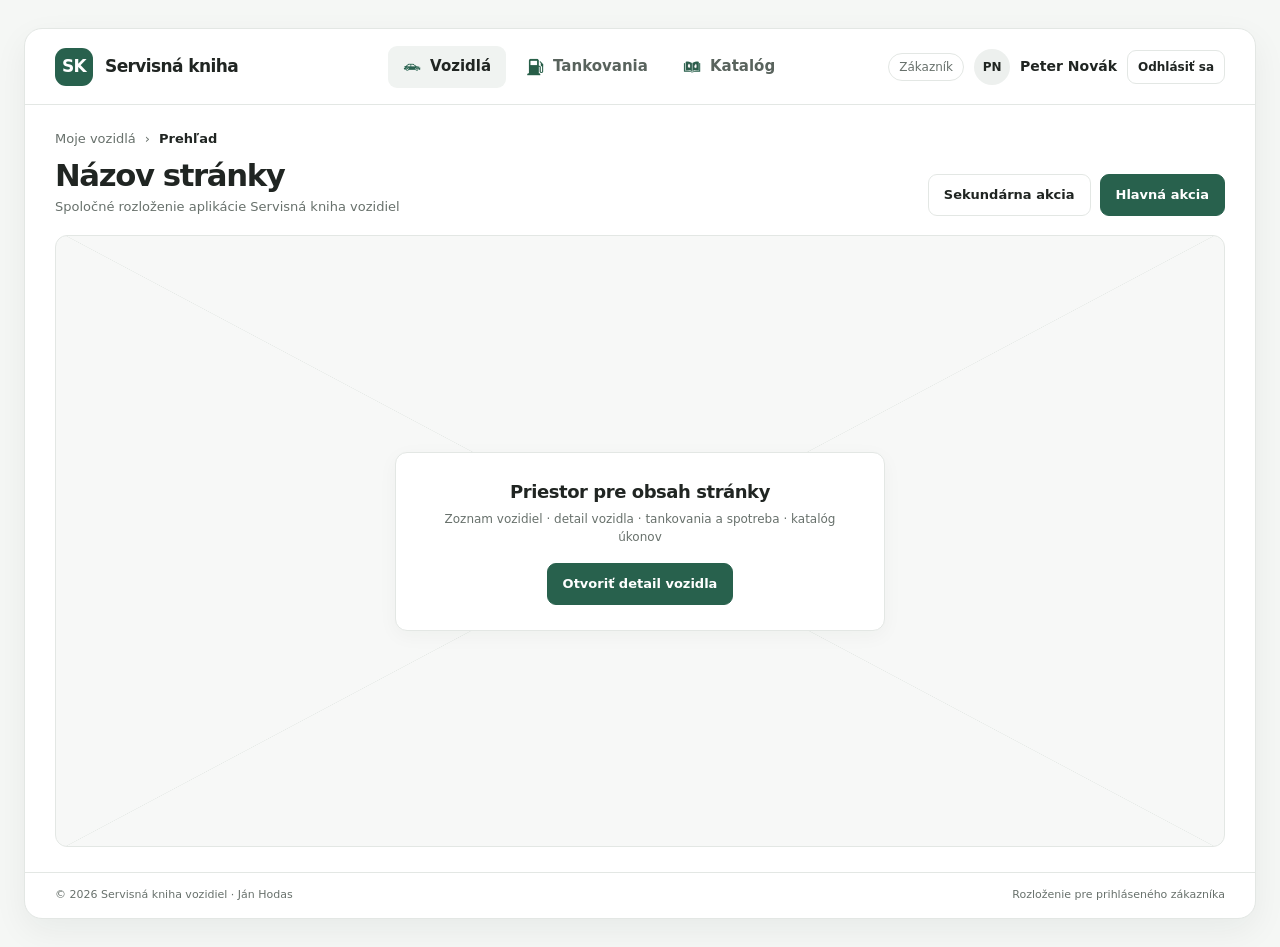
<file: html/index.html>
<!doctype html>
<html lang="sk">
  <head>
    <meta charset="utf-8" />
    <meta name="viewport" content="width=device-width, initial-scale=1" />
    <meta
      name="description"
      content="Základné rozloženie aplikácie Servisná kniha vozidiel."
    />
    <title>Servisná kniha vozidiel</title>
    <link rel="stylesheet" href="styles.css" />
  </head>
  <body>
    <a class="skip-link" href="#main-content">Preskočiť na obsah</a>
    <div class="app-shell">
      <header class="topbar">
        <a class="brand" href="index.html" aria-label="Servisná kniha, domov">
          <span class="brand-mark" aria-hidden="true">SK</span>
          <span>Servisná kniha</span>
        </a>

        <nav class="primary-nav" aria-label="Hlavná navigácia">
          <a class="nav-link" aria-current="page" href="index.html">
            <img class="nav-icon" src="assets/icons/vehicle.png" alt="" />
            Vozidlá
          </a>
          <a class="nav-link" href="#tankovania">
            <img class="nav-icon" src="assets/icons/fuel.png" alt="" />
            Tankovania
          </a>
          <a class="nav-link" href="#katalog">
            <img class="nav-icon" src="assets/icons/catalog.png" alt="" />
            Katalóg
          </a>
        </nav>

        <div class="account">
          <span class="role-tag">Zákazník</span>
          <span class="avatar" aria-hidden="true">PN</span>
          <span class="account-name">Peter Novák</span>
          <button class="button button-small" type="button">Odhlásiť sa</button>
        </div>
      </header>

      <main id="main-content">
        <section class="page-heading" aria-labelledby="page-title">
          <div>
            <nav class="breadcrumbs" aria-label="Navigácia v umiestnení">
              <span>Moje vozidlá</span>
              <span aria-hidden="true">›</span>
              <span>Prehľad</span>
            </nav>
            <h1 id="page-title">Názov stránky</h1>
            <p class="page-subtitle">
              Spoločné rozloženie aplikácie Servisná kniha vozidiel
            </p>
          </div>
          <div class="heading-actions">
            <button class="button" type="button">Sekundárna akcia</button>
            <button class="button button-primary" type="button">
              Hlavná akcia
            </button>
          </div>
        </section>

        <section class="layout-placeholder" aria-labelledby="placeholder-title">
          <div class="placeholder-content">
            <h2 id="placeholder-title">Priestor pre obsah stránky</h2>
            <p>
              Zoznam vozidiel · detail vozidla · tankovania a spotreba · katalóg
              úkonov
            </p>
            <a class="button button-primary" href="detail-vozidla.html"
              >Otvoriť detail vozidla</a
            >
          </div>
        </section>
      </main>

      <footer class="footer">
        <span>© 2026 Servisná kniha vozidiel · Ján Hodas</span>
        <span>Rozloženie pre prihláseného zákazníka</span>
      </footer>
    </div>
  </body>
</html>
</file>
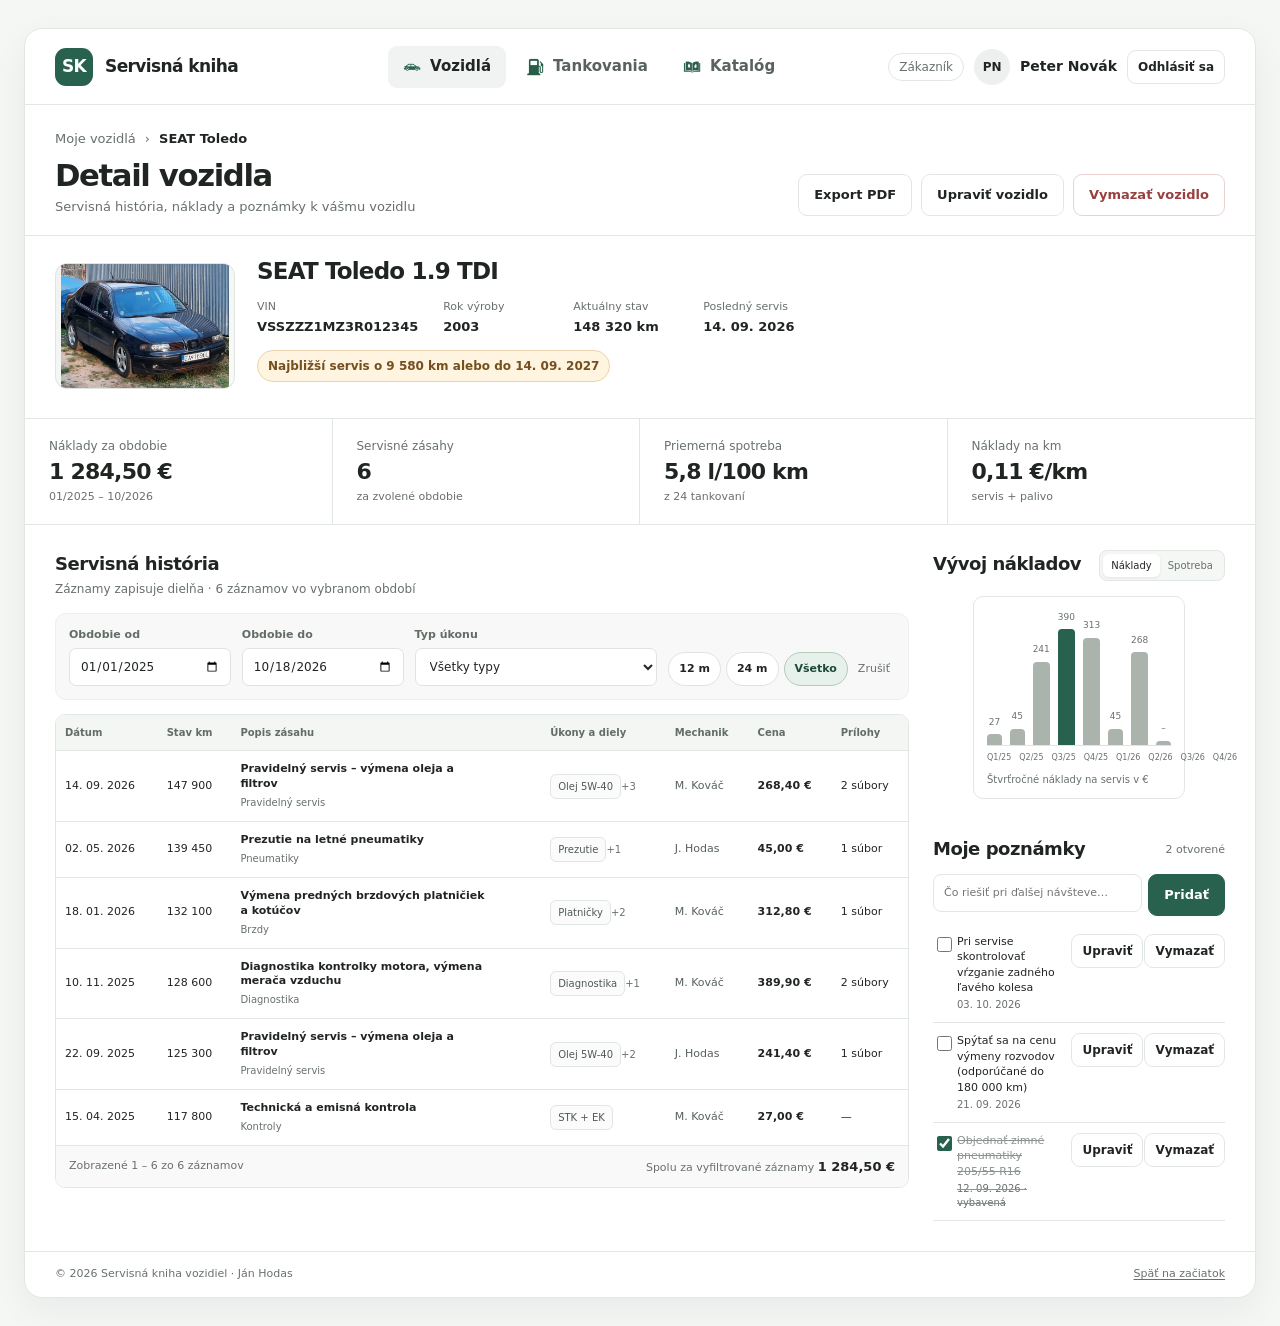
<file: html/detail-vozidla.html>
<!doctype html>
<html lang="sk">
  <head>
    <meta charset="utf-8" />
    <meta name="viewport" content="width=device-width, initial-scale=1" />
    <meta name="description" content="Servisná história vozidla SEAT Toledo." />
    <title>Detail vozidla – Servisná kniha</title>
    <link rel="stylesheet" href="styles.css" />
  </head>
  <body>
    <a class="skip-link" href="#main-content">Preskočiť na obsah</a>
    <div class="app-shell">
      <header class="topbar">
        <a class="brand" href="index.html" aria-label="Servisná kniha, domov">
          <span class="brand-mark" aria-hidden="true">SK</span>
          <span>Servisná kniha</span>
        </a>

        <nav class="primary-nav" aria-label="Hlavná navigácia">
          <a class="nav-link" aria-current="page" href="index.html">
            <img class="nav-icon" src="assets/icons/vehicle.png" alt="" />
            Vozidlá
          </a>
          <a class="nav-link" href="#tankovania">
            <img class="nav-icon" src="assets/icons/fuel.png" alt="" />
            Tankovania
          </a>
          <a class="nav-link" href="#katalog">
            <img class="nav-icon" src="assets/icons/catalog.png" alt="" />
            Katalóg
          </a>
        </nav>

        <div class="account">
          <span class="role-tag">Zákazník</span>
          <span class="avatar" aria-hidden="true">PN</span>
          <span class="account-name">Peter Novák</span>
          <button class="button button-small" type="button">Odhlásiť sa</button>
        </div>
      </header>

      <main id="main-content">
        <section class="page-heading" aria-labelledby="page-title">
          <div>
            <nav class="breadcrumbs" aria-label="Navigácia v umiestnení">
              <a href="index.html">Moje vozidlá</a>
              <span aria-hidden="true">›</span>
              <span>SEAT Toledo</span>
            </nav>
            <h1 id="page-title">Detail vozidla</h1>
            <p class="page-subtitle">
              Servisná história, náklady a poznámky k vášmu vozidlu
            </p>
          </div>
          <div class="heading-actions">
            <button class="button" type="button">Export PDF</button>
            <button class="button" type="button">Upraviť vozidlo</button>
            <button class="button button-danger" type="button">
              Vymazať vozidlo
            </button>
          </div>
        </section>

        <section class="vehicle-overview" aria-labelledby="vehicle-title">
          <div class="vehicle-visual">
            <img
              src="assets/toledo.jpg"
              alt="Fotka vozidla"
              width="900"
              height="1200"
            />
          </div>
          <div class="vehicle-info">
            <h2 id="vehicle-title">SEAT Toledo 1.9 TDI</h2>
            <dl class="vehicle-meta">
              <div>
                <dt>VIN</dt>
                <dd>VSSZZZ1MZ3R012345</dd>
              </div>
              <div>
                <dt>Rok výroby</dt>
                <dd>2003</dd>
              </div>
              <div>
                <dt>Aktuálny stav</dt>
                <dd>148 320 km</dd>
              </div>
              <div>
                <dt>Posledný servis</dt>
                <dd>14. 09. 2026</dd>
              </div>
            </dl>
            <p class="service-alert">
              Najbližší servis o 9 580 km alebo do 14. 09. 2027
            </p>
          </div>
        </section>

        <section class="metric-grid" aria-label="Prehľadové ukazovatele">
          <div class="metric">
            <span class="metric-label">Náklady za obdobie</span>
            <strong class="metric-value">1 284,50 €</strong>
            <span class="metric-note">01/2025 – 10/2026</span>
          </div>
          <div class="metric">
            <span class="metric-label">Servisné zásahy</span>
            <strong class="metric-value">6</strong>
            <span class="metric-note">za zvolené obdobie</span>
          </div>
          <div class="metric">
            <span class="metric-label">Priemerná spotreba</span>
            <strong class="metric-value">5,8 l/100 km</strong>
            <span class="metric-note">z 24 tankovaní</span>
          </div>
          <div class="metric">
            <span class="metric-label">Náklady na km</span>
            <strong class="metric-value">0,11 €/km</strong>
            <span class="metric-note">servis + palivo</span>
          </div>
        </section>

        <div class="content-grid">
          <section class="history-section" aria-labelledby="history-title">
            <div class="section-heading">
              <div>
                <h2 id="history-title">Servisná história</h2>
                <p class="section-note">
                  Záznamy zapisuje dielňa · 6 záznamov vo vybranom období
                </p>
              </div>
            </div>

            <form
              class="filter-panel"
              action="#servisna-historia"
              method="get"
              aria-label="Filtrovanie servisnej histórie"
            >
              <div class="field">
                <label for="date-from">Obdobie od</label>
                <input
                  class="field-control"
                  id="date-from"
                  type="date"
                  value="2025-01-01"
                />
              </div>
              <div class="field">
                <label for="date-to">Obdobie do</label>
                <input
                  class="field-control"
                  id="date-to"
                  type="date"
                  value="2026-10-18"
                />
              </div>
              <div class="field">
                <label for="operation-type">Typ úkonu</label>
                <select class="field-control" id="operation-type">
                  <option>Všetky typy</option>
                  <option>Pravidelný servis</option>
                  <option>Brzdy</option>
                  <option>Pneumatiky</option>
                  <option>Diagnostika</option>
                  <option>Kontroly</option>
                </select>
              </div>
              <div class="filter-actions">
                <button class="filter-chip" type="button">12 m</button>
                <button class="filter-chip" type="button">24 m</button>
                <button class="filter-chip" type="button" aria-pressed="true">
                  Všetko
                </button>
                <button class="clear-filter" type="reset">Zrušiť</button>
              </div>
            </form>

            <div class="table-wrap" id="servisna-historia">
              <table class="records-table">
                <thead>
                  <tr>
                    <th scope="col">Dátum</th>
                    <th scope="col">Stav km</th>
                    <th scope="col">Popis zásahu</th>
                    <th scope="col">Úkony a diely</th>
                    <th scope="col">Mechanik</th>
                    <th scope="col">Cena</th>
                    <th scope="col">Prílohy</th>
                  </tr>
                </thead>
                <tbody>
                  <tr>
                    <td class="date-cell" data-label="Dátum">14. 09. 2026</td>
                    <td class="km-cell" data-label="Stav km">147 900</td>
                    <td data-label="Popis zásahu">
                      <span class="record-title"
                        >Pravidelný servis – výmena oleja a filtrov</span
                      ><span class="record-type">Pravidelný servis</span>
                    </td>
                    <td data-label="Úkony a diely">
                      <span class="operation-tag">Olej 5W-40</span
                      ><span class="more-tag">+3</span>
                    </td>
                    <td class="mechanic-name" data-label="Mechanik">
                      M. Kováč
                    </td>
                    <td class="price-cell" data-label="Cena">268,40 €</td>
                    <td data-label="Prílohy">2 súbory</td>
                  </tr>
                  <tr>
                    <td class="date-cell" data-label="Dátum">02. 05. 2026</td>
                    <td class="km-cell" data-label="Stav km">139 450</td>
                    <td data-label="Popis zásahu">
                      <span class="record-title"
                        >Prezutie na letné pneumatiky</span
                      ><span class="record-type">Pneumatiky</span>
                    </td>
                    <td data-label="Úkony a diely">
                      <span class="operation-tag">Prezutie</span
                      ><span class="more-tag">+1</span>
                    </td>
                    <td class="mechanic-name" data-label="Mechanik">
                      J. Hodas
                    </td>
                    <td class="price-cell" data-label="Cena">45,00 €</td>
                    <td data-label="Prílohy">1 súbor</td>
                  </tr>
                  <tr>
                    <td class="date-cell" data-label="Dátum">18. 01. 2026</td>
                    <td class="km-cell" data-label="Stav km">132 100</td>
                    <td data-label="Popis zásahu">
                      <span class="record-title"
                        >Výmena predných brzdových platničiek a kotúčov</span
                      ><span class="record-type">Brzdy</span>
                    </td>
                    <td data-label="Úkony a diely">
                      <span class="operation-tag">Platničky</span
                      ><span class="more-tag">+2</span>
                    </td>
                    <td class="mechanic-name" data-label="Mechanik">
                      M. Kováč
                    </td>
                    <td class="price-cell" data-label="Cena">312,80 €</td>
                    <td data-label="Prílohy">1 súbor</td>
                  </tr>
                  <tr>
                    <td class="date-cell" data-label="Dátum">10. 11. 2025</td>
                    <td class="km-cell" data-label="Stav km">128 600</td>
                    <td data-label="Popis zásahu">
                      <span class="record-title"
                        >Diagnostika kontrolky motora, výmena merača
                        vzduchu</span
                      ><span class="record-type">Diagnostika</span>
                    </td>
                    <td data-label="Úkony a diely">
                      <span class="operation-tag">Diagnostika</span
                      ><span class="more-tag">+1</span>
                    </td>
                    <td class="mechanic-name" data-label="Mechanik">
                      M. Kováč
                    </td>
                    <td class="price-cell" data-label="Cena">389,90 €</td>
                    <td data-label="Prílohy">2 súbory</td>
                  </tr>
                  <tr>
                    <td class="date-cell" data-label="Dátum">22. 09. 2025</td>
                    <td class="km-cell" data-label="Stav km">125 300</td>
                    <td data-label="Popis zásahu">
                      <span class="record-title"
                        >Pravidelný servis – výmena oleja a filtrov</span
                      ><span class="record-type">Pravidelný servis</span>
                    </td>
                    <td data-label="Úkony a diely">
                      <span class="operation-tag">Olej 5W-40</span
                      ><span class="more-tag">+2</span>
                    </td>
                    <td class="mechanic-name" data-label="Mechanik">
                      J. Hodas
                    </td>
                    <td class="price-cell" data-label="Cena">241,40 €</td>
                    <td data-label="Prílohy">1 súbor</td>
                  </tr>
                  <tr>
                    <td class="date-cell" data-label="Dátum">15. 04. 2025</td>
                    <td class="km-cell" data-label="Stav km">117 800</td>
                    <td data-label="Popis zásahu">
                      <span class="record-title"
                        >Technická a emisná kontrola</span
                      ><span class="record-type">Kontroly</span>
                    </td>
                    <td data-label="Úkony a diely">
                      <span class="operation-tag">STK + EK</span>
                    </td>
                    <td class="mechanic-name" data-label="Mechanik">
                      M. Kováč
                    </td>
                    <td class="price-cell" data-label="Cena">27,00 €</td>
                    <td data-label="Prílohy">—</td>
                  </tr>
                </tbody>
              </table>
              <div class="table-footer">
                <span>Zobrazené 1 – 6 zo 6 záznamov</span>
                <span
                  >Spolu za vyfiltrované záznamy
                  <strong>1 284,50 €</strong></span
                >
              </div>
            </div>
          </section>

          <aside class="side-column" aria-label="Doplnkové informácie">
            <section class="side-section" aria-labelledby="chart-title">
              <div class="side-head">
                <h2 id="chart-title">Vývoj nákladov</h2>
                <div class="chart-toggle" aria-label="Typ grafu">
                  <span>Náklady</span>
                  <span>Spotreba</span>
                </div>
              </div>
              <figure class="chart-card">
                <div
                  class="chart-bars"
                  role="img"
                  aria-label="Stĺpcový graf štvrťročných nákladov na servis. Najvyššie náklady boli v štvrtom štvrťroku 2025."
                >
                  <div class="bar-column">
                    <span class="bar-value">27</span
                    ><span class="bar" style="height: 8%"></span>
                  </div>
                  <div class="bar-column">
                    <span class="bar-value">45</span
                    ><span class="bar" style="height: 12%"></span>
                  </div>
                  <div class="bar-column">
                    <span class="bar-value">241</span
                    ><span class="bar" style="height: 62%"></span>
                  </div>
                  <div class="bar-column">
                    <span class="bar-value">390</span
                    ><span class="bar is-current" style="height: 100%"></span>
                  </div>
                  <div class="bar-column">
                    <span class="bar-value">313</span
                    ><span class="bar" style="height: 80%"></span>
                  </div>
                  <div class="bar-column">
                    <span class="bar-value">45</span
                    ><span class="bar" style="height: 12%"></span>
                  </div>
                  <div class="bar-column">
                    <span class="bar-value">268</span
                    ><span class="bar" style="height: 69%"></span>
                  </div>
                  <div class="bar-column">
                    <span class="bar-value">–</span
                    ><span class="bar" style="height: 3%"></span>
                  </div>
                </div>
                <div class="bar-labels" aria-hidden="true">
                  <span>Q1/25</span><span>Q2/25</span><span>Q3/25</span
                  ><span>Q4/25</span> <span>Q1/26</span><span>Q2/26</span
                  ><span>Q3/26</span><span>Q4/26</span>
                </div>
                <figcaption class="chart-caption">
                  Štvrťročné náklady na servis v €
                </figcaption>
              </figure>
            </section>

            <section class="side-section" aria-labelledby="notes-title">
              <div class="side-head">
                <h2 id="notes-title">Moje poznámky</h2>
                <span class="notes-count">2 otvorené</span>
              </div>
              <form class="note-form" action="#poznamky" method="post">
                <input
                  id="new-note"
                  type="text"
                  aria-label="Nová poznámka k vozidlu"
                  placeholder="Čo riešiť pri ďalšej návšteve…"
                />
                <button class="button button-primary" type="submit">
                  Pridať
                </button>
              </form>
              <ul class="note-list" id="poznamky">
                <li class="note-item">
                  <input class="note-check" type="checkbox" id="note-1" />
                  <label class="note-text" for="note-1"
                    >Pri servise skontrolovať vŕzganie zadného ľavého
                    kolesa<span class="note-date">03. 10. 2026</span></label
                  >
                  <span class="note-actions"
                    ><button class="button button-small" type="button">
                      Upraviť</button
                    ><button class="button button-small" type="button">
                      Vymazať
                    </button></span
                  >
                </li>
                <li class="note-item">
                  <input class="note-check" type="checkbox" id="note-2" />
                  <label class="note-text" for="note-2"
                    >Spýtať sa na cenu výmeny rozvodov (odporúčané do 180 000
                    km)<span class="note-date">21. 09. 2026</span></label
                  >
                  <span class="note-actions"
                    ><button class="button button-small" type="button">
                      Upraviť</button
                    ><button class="button button-small" type="button">
                      Vymazať
                    </button></span
                  >
                </li>
                <li class="note-item is-done">
                  <input
                    class="note-check"
                    type="checkbox"
                    id="note-3"
                    checked
                  />
                  <label class="note-text" for="note-3"
                    >Objednať zimné pneumatiky 205/55 R16<span class="note-date"
                      >12. 09. 2026 · vybavená</span
                    ></label
                  >
                  <span class="note-actions"
                    ><button class="button button-small" type="button">
                      Upraviť</button
                    ><button class="button button-small" type="button">
                      Vymazať
                    </button></span
                  >
                </li>
              </ul>
            </section>
          </aside>
        </div>
      </main>

      <footer class="footer">
        <span>© 2026 Servisná kniha vozidiel · Ján Hodas</span>
        <a href="#main-content">Späť na začiatok</a>
      </footer>
    </div>
  </body>
</html>
</file>
<file: html/styles.css>
:root {
  color-scheme: light;
  --ink: #202522;
  --muted: #68716c;
  --line: #e3e7e4;
  --surface: #ffffff;
  --canvas: #f5f7f5;
  --soft: #f0f3f1;
  --accent: #28614d;
  --accent-dark: #1d4939;
  --accent-soft: #e7f1eb;
  --warning-soft: #fff4df;
  --shadow: 0 12px 34px rgb(24 39 31 / 6%);
  font-family:
    Inter,
    ui-sans-serif,
    system-ui,
    -apple-system,
    BlinkMacSystemFont,
    "Segoe UI",
    sans-serif;
  color: var(--ink);
  background: var(--canvas);
}

* {
  box-sizing: border-box;
}
html {
  min-width: 320px;
  scroll-behavior: smooth;
}
body {
  margin: 0;
  background: var(--canvas);
  font-size: 15px;
  line-height: 1.5;
}
button,
input,
select {
  font: inherit;
}
a {
  color: inherit;
  text-decoration: none;
}
button {
  color: inherit;
}
button:focus-visible,
a:focus-visible,
input:focus-visible,
select:focus-visible {
  outline: 3px solid #77ad91;
  outline-offset: 3px;
}
.skip-link {
  position: absolute;
  z-index: 10;
  top: 8px;
  left: 8px;
  padding: 10px 14px;
  transform: translateY(-150%);
  border-radius: 8px;
  background: var(--ink);
  color: white;
}
.skip-link:focus {
  transform: translateY(0);
}
.app-shell {
  width: min(1540px, calc(100% - 48px));
  margin: 28px auto;
  overflow: hidden;
  border: 1px solid var(--line);
  border-radius: 18px;
  background: var(--surface);
  box-shadow: var(--shadow);
}
.topbar {
  min-height: 76px;
  display: flex;
  align-items: center;
  gap: 30px;
  padding: 0 30px;
  border-bottom: 1px solid var(--line);
}
.brand {
  display: inline-flex;
  align-items: center;
  gap: 12px;
  min-width: 235px;
  font-size: 17px;
  font-weight: 750;
  letter-spacing: -0.035em;
}
.brand-mark {
  width: 38px;
  height: 38px;
  display: grid;
  place-items: center;
  border-radius: 11px;
  background: var(--accent);
  color: #fff;
}
.primary-nav {
  display: flex;
  align-items: center;
  justify-content: center;
  gap: 5px;
  flex: 1;
}
.nav-link {
  display: inline-flex;
  align-items: center;
  gap: 9px;
  min-height: 42px;
  padding: 0 15px;
  border-radius: 9px;
  color: #59635d;
  font-weight: 560;
  white-space: nowrap;
}
.nav-icon {
  width: 18px;
  height: 18px;
  flex: 0 0 auto;
  object-fit: contain;
}
.nav-link:hover,
.nav-link[aria-current="page"] {
  background: var(--soft);
  color: var(--ink);
}
.nav-link[aria-current="page"] {
  font-weight: 700;
}
.account {
  display: flex;
  align-items: center;
  gap: 10px;
  margin-left: auto;
  white-space: nowrap;
}
.role-tag {
  border: 1px solid var(--line);
  border-radius: 999px;
  padding: 4px 10px;
  color: var(--muted);
  font-size: 12px;
}
.avatar {
  width: 36px;
  height: 36px;
  display: grid;
  place-items: center;
  border-radius: 50%;
  background: #edf0ee;
  font-size: 12px;
  font-weight: 750;
}
.account-name {
  font-size: 14px;
  font-weight: 620;
}
.page-heading {
  display: flex;
  align-items: end;
  justify-content: space-between;
  gap: 20px;
  padding: 24px 30px 19px;
}
.breadcrumbs {
  display: flex;
  align-items: center;
  gap: 9px;
  margin: 0 0 8px;
  color: var(--muted);
  font-size: 13px;
}
.breadcrumbs span:last-child {
  color: var(--ink);
  font-weight: 600;
}
h1,
h2,
p {
  margin-top: 0;
}
h1 {
  margin-bottom: 4px;
  font-size: clamp(24px, 2.4vw, 31px);
  line-height: 1.18;
  letter-spacing: -0.045em;
}
.page-subtitle {
  margin: 0;
  color: var(--muted);
  font-size: 13px;
}
.heading-actions {
  display: flex;
  align-items: center;
  gap: 9px;
}
.button {
  min-height: 42px;
  display: inline-flex;
  align-items: center;
  justify-content: center;
  padding: 0 15px;
  border: 1px solid var(--line);
  border-radius: 9px;
  background: white;
  font-size: 13px;
  font-weight: 670;
  cursor: pointer;
  white-space: nowrap;
}
.button:hover {
  background: var(--soft);
}
.button-primary {
  border-color: var(--accent);
  background: var(--accent);
  color: #fff;
}
.button-primary:hover {
  border-color: var(--accent-dark);
  background: var(--accent-dark);
}
.button-danger {
  border-color: #ead1d1;
  color: #9a3f3f;
}
.button-danger:hover {
  background: #fbefef;
}
.button-small {
  min-height: 34px;
  padding: 0 10px;
  font-size: 12px;
}
.vehicle-overview {
  display: grid;
  grid-template-columns: 180px minmax(0, 1fr) auto;
  align-items: center;
  gap: 22px;
  padding: 22px 30px 24px;
  border-top: 1px solid var(--line);
  border-bottom: 1px solid var(--line);
}
.vehicle-visual {
  height: 126px;
  overflow: hidden;
  border: 1px solid #e0e5e1;
  border-radius: 12px;
  background: linear-gradient(145deg, #f0f3f1, #f8faf8);
  color: #89958e;
}
.vehicle-visual img {
  width: 100%;
  height: 100%;
  display: block;
  object-fit: contain;
  object-position: center;
}
.vehicle-info h2 {
  margin: 0 0 13px;
  font-size: 23px;
  line-height: 1.2;
  letter-spacing: -0.035em;
}
.vehicle-meta {
  display: grid;
  grid-template-columns: repeat(4, minmax(105px, max-content));
  gap: 12px 25px;
  margin: 0;
}
.vehicle-meta div {
  display: grid;
  gap: 2px;
}
.vehicle-meta dt {
  color: var(--muted);
  font-size: 11px;
}
.vehicle-meta dd {
  margin: 0;
  font-size: 13px;
  font-weight: 680;
}
.service-alert {
  width: fit-content;
  margin-top: 13px;
  padding: 6px 10px;
  border: 1px solid #e9d5ad;
  border-radius: 999px;
  background: var(--warning-soft);
  color: #75501f;
  font-size: 12px;
  font-weight: 650;
}
.metric-grid {
  display: grid;
  grid-template-columns: repeat(4, minmax(0, 1fr));
  border-bottom: 1px solid var(--line);
}
.metric {
  min-height: 105px;
  padding: 18px 24px;
  border-right: 1px solid var(--line);
}
.metric:last-child {
  border-right: 0;
}
.metric-label {
  display: block;
  margin-bottom: 4px;
  color: var(--muted);
  font-size: 12px;
}
.metric-value {
  display: block;
  font-size: 22px;
  font-weight: 760;
  line-height: 1.2;
  letter-spacing: -0.035em;
}
.metric-note {
  display: block;
  margin-top: 4px;
  color: var(--muted);
  font-size: 11px;
}
.content-grid {
  display: grid;
  grid-template-columns: minmax(0, 1fr) 292px;
  align-items: start;
  gap: 24px;
  padding: 25px 30px 30px;
}
.history-section {
  min-width: 0;
}
.section-heading {
  display: flex;
  align-items: start;
  justify-content: space-between;
  gap: 14px;
  margin-bottom: 15px;
}
.section-heading h2,
.side-section h2 {
  margin: 0 0 3px;
  font-size: 18px;
  letter-spacing: -0.025em;
}
.section-note {
  margin: 0;
  color: var(--muted);
  font-size: 12px;
}
.filter-panel {
  display: grid;
  grid-template-columns: 1fr 1fr minmax(160px, 1.5fr) auto;
  align-items: end;
  gap: 11px;
  margin-bottom: 14px;
  padding: 13px;
  border: 1px solid #edf0ee;
  border-radius: 11px;
  background: #f7f8f7;
}
.field {
  display: grid;
  gap: 5px;
  min-width: 0;
}
.field label {
  color: #626d66;
  font-size: 11px;
  font-weight: 600;
}
.field-control {
  width: 100%;
  height: 38px;
  padding: 0 10px;
  border: 1px solid #dfe4e0;
  border-radius: 7px;
  background: white;
  color: var(--ink);
  font-size: 12px;
}
.filter-actions {
  display: flex;
  align-items: center;
  gap: 5px;
}
.filter-chip {
  min-height: 34px;
  padding: 0 10px;
  border: 1px solid #dfe4e0;
  border-radius: 999px;
  background: white;
  font-size: 11px;
  font-weight: 650;
  cursor: pointer;
}
.filter-chip:hover,
.filter-chip[aria-pressed="true"] {
  border-color: #b6c9bd;
  background: var(--accent-soft);
  color: var(--accent-dark);
}
.clear-filter {
  min-height: 34px;
  padding: 0 5px;
  border: 0;
  background: transparent;
  color: var(--muted);
  font-size: 11px;
  cursor: pointer;
}
.table-wrap {
  overflow: hidden;
  border: 1px solid var(--line);
  border-radius: 10px;
}
.records-table {
  width: 100%;
  border-collapse: collapse;
  text-align: left;
}
.records-table th {
  padding: 10px 9px;
  background: #f4f6f4;
  color: #626d66;
  font-size: 10px;
  font-weight: 700;
  white-space: nowrap;
}
.records-table td {
  padding: 11px 9px;
  border-top: 1px solid var(--line);
  font-size: 11px;
  vertical-align: middle;
}
.records-table tbody tr:hover {
  background: #fafbfa;
}
.records-table .date-cell,
.records-table .km-cell,
.records-table .price-cell {
  white-space: nowrap;
}
.records-table .price-cell {
  font-weight: 700;
}
.record-title {
  display: block;
  max-width: 250px;
  font-size: 11px;
  font-weight: 650;
  line-height: 1.35;
}
.record-type {
  display: block;
  margin-top: 3px;
  color: var(--muted);
  font-size: 10px;
}
.operation-tag {
  display: inline-flex;
  max-width: 130px;
  padding: 4px 7px;
  border: 1px solid #e1e6e2;
  border-radius: 6px;
  background: #fafbfa;
  color: #505b54;
  font-size: 10px;
  white-space: nowrap;
}
.more-tag {
  color: var(--muted);
  font-size: 10px;
  white-space: nowrap;
}
.mechanic-name {
  white-space: nowrap;
  color: #56615a;
}
.table-footer {
  display: flex;
  align-items: center;
  justify-content: space-between;
  gap: 12px;
  padding: 11px 13px;
  border-top: 1px solid var(--line);
  background: #f8f9f8;
  color: var(--muted);
  font-size: 11px;
}
.table-footer strong {
  color: var(--ink);
  font-size: 13px;
}
.side-column {
  display: grid;
  gap: 21px;
}
.side-section {
  min-width: 0;
}
.side-head {
  display: flex;
  align-items: center;
  justify-content: space-between;
  gap: 8px;
  margin-bottom: 9px;
}
.chart-toggle {
  display: flex;
  padding: 3px;
  border: 1px solid var(--line);
  border-radius: 8px;
  background: #f5f7f5;
}
.chart-toggle span {
  padding: 4px 8px;
  border-radius: 6px;
  color: var(--muted);
  font-size: 10px;
}
.chart-toggle span:first-child {
  background: white;
  color: var(--ink);
  box-shadow: 0 1px 3px rgb(0 0 0 / 8%);
}
.chart-card {
  padding: 14px 13px 11px;
  border: 1px solid var(--line);
  border-radius: 10px;
}
.chart-bars {
  height: 135px;
  display: grid;
  grid-template-columns: repeat(8, 1fr);
  align-items: end;
  gap: 8px;
  border-bottom: 1px solid #e1e5e2;
}
.bar-column {
  height: 100%;
  display: flex;
  flex-direction: column;
  align-items: center;
  justify-content: end;
  gap: 5px;
}
.bar-value {
  color: var(--muted);
  font-size: 9px;
}
.bar {
  width: min(23px, 100%);
  min-height: 3px;
  border-radius: 4px 4px 0 0;
  background: #aab4ad;
}
.bar.is-current {
  background: var(--accent);
}
.bar-labels {
  display: grid;
  grid-template-columns: repeat(8, 1fr);
  gap: 8px;
  margin-top: 6px;
  color: var(--muted);
  font-size: 8px;
  text-align: center;
}
.chart-caption {
  margin: 8px 0 0;
  color: var(--muted);
  font-size: 10px;
}
.notes-count {
  color: var(--muted);
  font-size: 11px;
}
.note-form {
  display: flex;
  gap: 6px;
  margin-bottom: 8px;
}
.note-form input {
  min-width: 0;
  flex: 1;
  height: 38px;
  padding: 0 10px;
  border: 1px solid var(--line);
  border-radius: 8px;
  font-size: 11px;
}
.note-list {
  margin: 0;
  padding: 0;
  list-style: none;
}
.note-item {
  display: grid;
  grid-template-columns: 16px minmax(0, 1fr) auto;
  align-items: start;
  gap: 8px;
  padding: 10px 0;
  border-bottom: 1px solid var(--line);
}
.note-check {
  width: 15px;
  height: 15px;
  margin-top: 3px;
  accent-color: var(--accent);
}
.note-text {
  margin: 0;
  font-size: 11px;
  line-height: 1.4;
}
.note-date {
  display: block;
  margin-top: 3px;
  color: var(--muted);
  font-size: 10px;
}
.note-item.is-done .note-text {
  color: #8a938d;
  text-decoration: line-through;
}
.note-actions {
  display: flex;
  gap: 1px;
}
.footer {
  display: flex;
  align-items: center;
  justify-content: space-between;
  gap: 12px;
  padding: 14px 30px;
  border-top: 1px solid var(--line);
  color: var(--muted);
  font-size: 11px;
}
.footer a {
  text-decoration: underline;
  text-underline-offset: 2px;
}
.layout-placeholder {
  min-height: min(68vh, 650px);
  display: grid;
  place-items: center;
  margin: 0 30px 25px;
  padding: 24px;
  border: 1px solid var(--line);
  border-radius: 12px;
  background-color: #f7f8f7;
  background-image:
    linear-gradient(
      28deg,
      transparent calc(50% - 0.5px),
      #e6eae7 50%,
      transparent calc(50% + 0.5px)
    ),
    linear-gradient(
      152deg,
      transparent calc(50% - 0.5px),
      #e6eae7 50%,
      transparent calc(50% + 0.5px)
    );
}
.placeholder-content {
  width: min(100%, 490px);
  display: grid;
  justify-items: center;
  padding: 25px 26px;
  border: 1px solid var(--line);
  border-radius: 12px;
  background: #fff;
  text-align: center;
  box-shadow: 0 5px 20px rgb(25 42 32 / 4%);
}
.placeholder-content h2 {
  margin: 0 0 5px;
  font-size: 18px;
  letter-spacing: -0.025em;
}
.placeholder-content p {
  margin: 0 0 17px;
  color: var(--muted);
  font-size: 12px;
}

@media (max-width: 1120px) {
  .app-shell {
    width: min(100% - 28px, 1120px);
    margin: 14px auto;
  }
  .topbar {
    gap: 14px;
    padding: 0 20px;
  }
  .brand {
    min-width: auto;
  }
  .account-name {
    display: none;
  }
  .vehicle-overview {
    grid-template-columns: 150px minmax(0, 1fr);
    padding-right: 20px;
    padding-left: 20px;
  }
  .vehicle-visual {
    height: 112px;
  }
  .content-grid {
    grid-template-columns: minmax(0, 1fr) 250px;
    gap: 16px;
    padding: 22px 20px;
  }
  .filter-panel {
    grid-template-columns: 1fr 1fr;
  }
  .filter-actions {
    grid-column: 1 / -1;
    flex-wrap: wrap;
  }
  .records-table th,
  .records-table td {
    padding-right: 7px;
    padding-left: 7px;
  }
}

@media (max-width: 820px) {
  .app-shell {
    width: min(100% - 20px, 760px);
    margin: 10px auto;
    border-radius: 14px;
  }
  .topbar {
    min-height: auto;
    flex-wrap: wrap;
    gap: 9px;
    padding: 14px 16px 10px;
  }
  .brand {
    flex: 1;
  }
  .primary-nav {
    order: 3;
    justify-content: flex-start;
    width: 100%;
    overflow-x: auto;
    padding-bottom: 2px;
  }
  .nav-link {
    min-height: 38px;
    padding: 0 11px;
    font-size: 12px;
  }
  .account {
    margin-left: 0;
  }
  .page-heading {
    align-items: flex-start;
    flex-direction: column;
    padding: 20px 18px 16px;
  }
  .heading-actions {
    width: 100%;
  }
  .heading-actions .button {
    flex: 1;
  }
  .vehicle-overview {
    grid-template-columns: 120px minmax(0, 1fr);
    gap: 15px;
    padding: 17px 18px;
  }
  .vehicle-visual {
    height: 100px;
  }
  .vehicle-info h2 {
    font-size: 20px;
  }
  .vehicle-meta {
    grid-template-columns: repeat(2, minmax(90px, 1fr));
    gap: 8px 14px;
  }
  .metric-grid {
    grid-template-columns: repeat(2, minmax(0, 1fr));
  }
  .metric {
    min-height: 91px;
    padding: 14px 18px;
    border-bottom: 1px solid var(--line);
  }
  .metric:nth-child(2) {
    border-right: 0;
  }
  .metric:nth-child(n + 3) {
    border-bottom: 0;
  }
  .content-grid {
    grid-template-columns: 1fr;
    padding: 20px 18px;
  }
  .side-column {
    grid-template-columns: repeat(2, minmax(0, 1fr));
    align-items: start;
  }
}

@media (max-width: 600px) {
  body {
    font-size: 14px;
  }
  .app-shell {
    width: 100%;
    margin: 0;
    border: 0;
    border-radius: 0;
    box-shadow: none;
  }
  .topbar {
    padding: 12px 14px 8px;
  }
  .brand {
    font-size: 15px;
  }
  .brand-mark {
    width: 34px;
    height: 34px;
  }
  .role-tag {
    display: none;
  }
  .avatar {
    width: 32px;
    height: 32px;
  }
  .page-heading {
    padding: 18px 15px 14px;
  }
  h1 {
    font-size: 24px;
  }
  .page-subtitle {
    font-size: 12px;
  }
  .heading-actions .button {
    min-height: 40px;
    padding: 0 9px;
    font-size: 11px;
  }
  .vehicle-overview {
    grid-template-columns: 1fr;
    gap: 12px;
    padding: 15px;
  }
  .vehicle-visual {
    height: 155px;
  }
  .vehicle-info h2 {
    margin-bottom: 10px;
    font-size: 19px;
  }
  .vehicle-meta {
    grid-template-columns: repeat(2, minmax(0, 1fr));
  }
  .service-alert {
    width: auto;
    align-items: flex-start;
    border-radius: 9px;
    font-size: 11px;
  }
  .metric {
    padding: 12px 14px;
  }
  .metric-label {
    font-size: 10px;
  }
  .metric-value {
    font-size: 19px;
  }
  .metric-note {
    font-size: 10px;
  }
  .content-grid {
    gap: 20px;
    padding: 19px 14px;
  }
  .section-heading {
    display: block;
  }
  .filter-panel {
    grid-template-columns: 1fr 1fr;
    gap: 8px;
    padding: 10px;
  }
  .filter-panel .field:nth-child(3) {
    grid-column: 1 / -1;
  }
  .filter-actions {
    grid-column: 1 / -1;
    gap: 4px;
  }
  .filter-chip {
    flex: 1;
    padding: 0 7px;
  }
  .clear-filter {
    padding: 0 7px;
  }
  .table-wrap {
    overflow: visible;
    border: 0;
  }
  .records-table,
  .records-table tbody {
    display: block;
    width: 100%;
  }
  .records-table thead {
    position: absolute;
    width: 1px;
    height: 1px;
    overflow: hidden;
    clip: rect(0, 0, 0, 0);
    white-space: nowrap;
  }
  .records-table tr {
    display: grid;
    grid-template-columns: 1fr 1fr;
    gap: 0 12px;
    margin-bottom: 10px;
    padding: 10px 12px;
    border: 1px solid var(--line);
    border-radius: 10px;
    background: white;
  }
  .records-table td {
    display: block;
    min-width: 0;
    padding: 6px 0;
    border: 0;
    font-size: 11px;
  }
  .records-table td::before {
    content: attr(data-label);
    display: block;
    margin-bottom: 2px;
    color: var(--muted);
    font-size: 9px;
    font-weight: 650;
  }
  .records-table td[data-label="Popis zásahu"],
  .records-table td[data-label="Úkony a diely"] {
    grid-column: 1 / -1;
  }
  .records-table td[data-label="Mechanik"],
  .records-table td[data-label="Prílohy"],
  .records-table td[data-label="Akcie"] {
    align-self: center;
  }
  .record-title {
    max-width: none;
    font-size: 12px;
  }
  .operation-tag {
    max-width: 100%;
  }
  .table-footer {
    align-items: flex-start;
    flex-direction: column;
    gap: 4px;
    padding: 10px 2px;
    border: 0;
    background: transparent;
  }
  .side-column {
    grid-template-columns: 1fr;
  }
  .chart-bars {
    height: 120px;
  }
  .footer {
    align-items: flex-start;
    flex-direction: column;
    padding: 13px 15px;
  }
}

@media (prefers-reduced-motion: reduce) {
  *,
  *::before,
  *::after {
    scroll-behavior: auto !important;
  }
}
</file>
